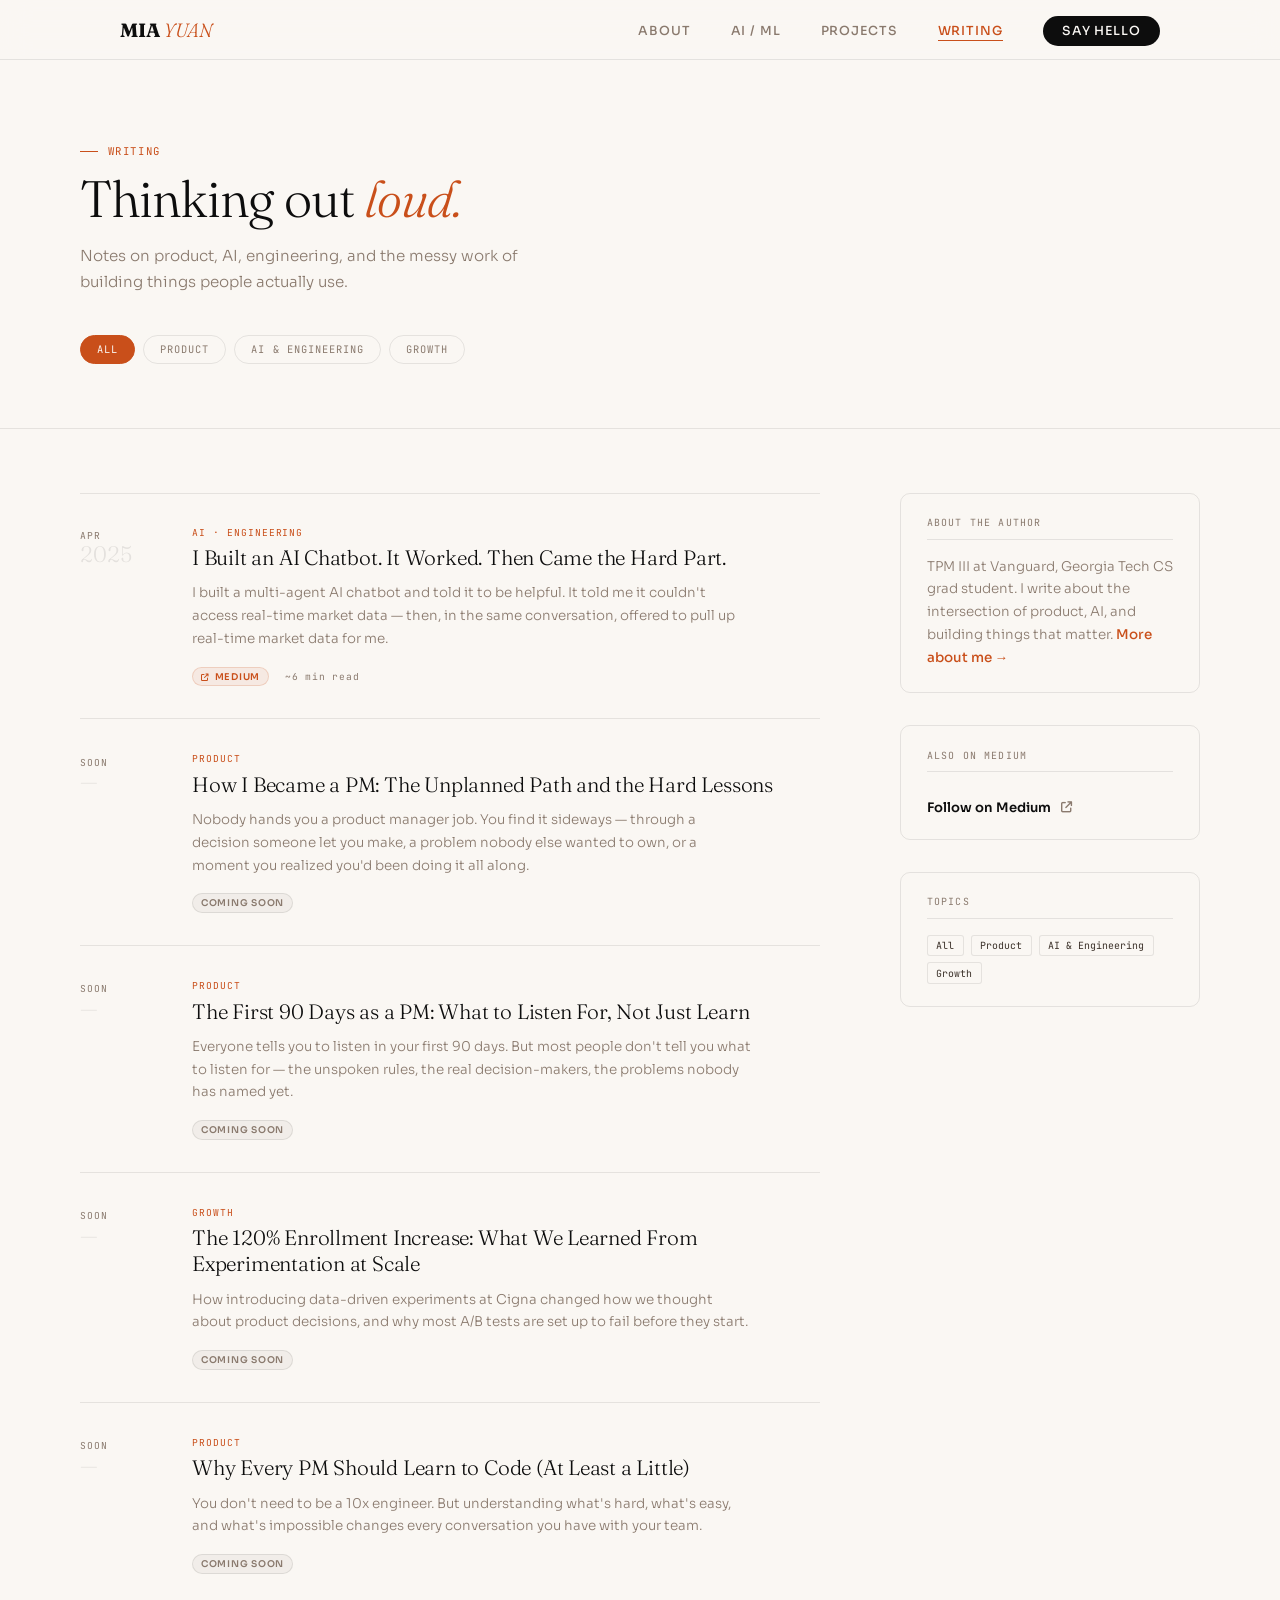
<file: blog.html>
<!DOCTYPE html>
<html lang="en">
<head>
  <meta charset="UTF-8" />
  <meta name="viewport" content="width=device-width, initial-scale=1.0" />
  <title>Writing · Mia Yuan</title>
  <link rel="preconnect" href="https://fonts.googleapis.com">
  <link href="https://fonts.googleapis.com/css2?family=Fraunces:ital,opsz,wght@0,9..144,300;0,9..144,700;1,9..144,300;1,9..144,700&family=Sora:wght@300;400;500;600&family=JetBrains+Mono:wght@400;500&display=swap" rel="stylesheet">
  <link rel="stylesheet" href="https://cdnjs.cloudflare.com/ajax/libs/font-awesome/6.2.0/css/all.min.css" crossorigin="anonymous" />
  <style>
    :root {
      --ink:       #0d0d0d;
      --ink-soft:  #3a3028;
      --ink-muted: #8a7a6e;
      --paper:     #faf7f3;
      --paper-mid: #f0ebe2;
      --ember:     #c94f1a;
      --ember-dim: #e07040;
      --border:    rgba(13,13,13,0.09);
      --font-head: 'Fraunces', serif;
      --font-body: 'Sora', sans-serif;
      --font-mono: 'JetBrains Mono', monospace;
    }
    *, *::before, *::after { margin:0; padding:0; box-sizing:border-box; }
    html { scroll-behavior: smooth; }
    body {
      background: var(--paper);
      color: var(--ink);
      font-family: var(--font-body);
      font-size: 15px;
      overflow-x: hidden;
    }

    /* ─── NAV ─── */
    nav {
      position: fixed; top: 0; width: 100%; z-index: 900;
      display: flex; justify-content: center; align-items: center;
      height: 60px;
      background: rgba(250,247,243,0.92);
      backdrop-filter: blur(14px);
      border-bottom: 1px solid var(--border);
    }
    .nav-inner {
      display: flex; justify-content: space-between; align-items: center;
      width: 100%; max-width: 1200px;
      padding: 0 5rem;
    }
    .nav-logo {
      font-family: var(--font-head);
      font-size: 1.2rem; font-weight: 700;
      color: var(--ink); letter-spacing: -0.01em;
      text-decoration: none;
    }
    .nav-logo i { font-style: italic; color: var(--ember); font-weight: 300; }
    nav ul { list-style:none; display:flex; gap:2.5rem; align-items:center; }
    nav a {
      text-decoration: none; font-size: 0.78rem; font-weight: 500;
      color: var(--ink-muted); letter-spacing: 0.07em; text-transform: uppercase;
      transition: color 0.2s;
    }
    nav a:hover, nav a.active { color: var(--ember); }
    .nav-pill {
      background: var(--ink) !important; color: var(--paper) !important;
      padding: 0.45rem 1.2rem; border-radius: 100px;
      transition: background 0.2s, transform 0.15s !important;
    }
    .nav-pill:hover { background: var(--ember) !important; transform: translateY(-1px); }
    nav a:not(.nav-pill) {
      position: relative;
    }
    nav a:not(.nav-pill)::after {
      content: '';
      position: absolute; bottom: -2px; left: 0;
      width: 0; height: 1px;
      background: var(--ember);
      transition: width 0.25s ease;
    }
    nav a:not(.nav-pill):hover::after,
    nav a.active:not(.nav-pill)::after { width: 100%; }

    /* ─── HERO ─── */
    .blog-hero {
      padding: 9rem 5rem 4rem;
      display: flex; justify-content: center;
      border-bottom: 1px solid var(--border);
    }
    .blog-hero-inner {
      width: 100%; max-width: 1200px;
    }
    .eyebrow {
      font-family: var(--font-mono); font-size: 0.67rem;
      color: var(--ember); letter-spacing: 0.15em;
      text-transform: uppercase; margin-bottom: 0.8rem;
      display: flex; align-items: center; gap: 0.6rem;
    }
    .eyebrow::before { content:''; display:block; width:18px; height:1px; background:var(--ember); }
    h1.blog-title {
      font-family: var(--font-head);
      font-size: clamp(2.8rem, 4vw, 4.2rem);
      font-weight: 300; line-height: 1.1;
      letter-spacing: -0.02em; color: var(--ink);
      margin-bottom: 1rem;
    }
    h1.blog-title em { font-style: italic; color: var(--ember); }
    .blog-subtitle {
      font-size: 0.95rem; color: var(--ink-muted);
      font-weight: 300; max-width: 480px; line-height: 1.7;
      margin-bottom: 2.5rem;
    }

    /* ─── FILTERS ─── */
    .filter-bar {
      display: flex; gap: 0.5rem; flex-wrap: wrap;
    }
    .filter-btn {
      font-family: var(--font-mono); font-size: 0.65rem;
      letter-spacing: 0.1em; text-transform: uppercase;
      padding: 0.4rem 1rem; border-radius: 100px;
      border: 1px solid var(--border);
      background: transparent; color: var(--ink-muted);
      cursor: pointer; transition: all 0.2s;
    }
    .filter-btn:hover, .filter-btn.active {
      background: var(--ink); color: var(--paper); border-color: var(--ink);
    }
    .filter-btn.active { background: var(--ember); border-color: var(--ember); }

    /* ─── MAIN LAYOUT ─── */
    .blog-main {
      display: flex; justify-content: center;
      padding: 4rem 5rem 6rem;
    }
    .blog-main-inner {
      width: 100%; max-width: 1200px;
      display: grid; grid-template-columns: 1fr 300px;
      gap: 5rem; align-items: start;
    }

    /* ─── POST LIST ─── */
    .post-list { display: flex; flex-direction: column; gap: 1px; }

    .post-item {
      display: grid; grid-template-columns: 80px 1fr;
      gap: 2rem; padding: 2rem 0;
      border-bottom: 1px solid var(--border);
      text-decoration: none; color: inherit;
      transition: background 0.2s;
      position: relative;
    }
    .post-item:first-child { border-top: 1px solid var(--border); }
    .post-item:hover .post-title { color: var(--ember); }
    .post-item:hover .post-arrow { opacity: 1; transform: translateX(0); }

    .post-date-col {
      display: flex; flex-direction: column;
      padding-top: 0.2rem;
    }
    .post-month {
      font-family: var(--font-mono); font-size: 0.6rem;
      color: var(--ink-muted); letter-spacing: 0.1em;
      text-transform: uppercase;
    }
    .post-year {
      font-family: var(--font-head); font-size: 1.4rem;
      font-weight: 300; color: var(--border);
      line-height: 1; margin-top: 0.1rem;
    }

    .post-body { display: flex; flex-direction: column; gap: 0.4rem; }
    .post-tag {
      font-family: var(--font-mono); font-size: 0.6rem;
      color: var(--ember); letter-spacing: 0.1em; text-transform: uppercase;
    }
    .post-title {
      font-family: var(--font-head); font-size: 1.3rem;
      font-weight: 300; color: var(--ink);
      line-height: 1.25; letter-spacing: -0.01em;
      transition: color 0.2s;
    }
    .post-excerpt {
      font-size: 0.84rem; color: var(--ink-muted);
      line-height: 1.7; font-weight: 300;
      margin-top: 0.3rem; max-width: 560px;
    }
    .post-meta-row {
      display: flex; align-items: center; gap: 1rem;
      margin-top: 0.6rem;
    }
    .post-read-time {
      font-family: var(--font-mono); font-size: 0.6rem;
      color: var(--ink-muted); letter-spacing: 0.08em;
    }
    .post-live-badge {
      display: inline-flex; align-items: center; gap: 0.3rem;
      background: rgba(201,79,26,0.08); color: var(--ember);
      font-size: 0.58rem; font-weight: 600; letter-spacing: 0.08em;
      text-transform: uppercase; padding: 0.18rem 0.5rem;
      border-radius: 100px; border: 1px solid rgba(201,79,26,0.18);
    }
    .post-coming-badge {
      display: inline-flex; align-items: center; gap: 0.3rem;
      background: rgba(138,122,110,0.08); color: var(--ink-muted);
      font-size: 0.58rem; font-weight: 600; letter-spacing: 0.08em;
      text-transform: uppercase; padding: 0.18rem 0.5rem;
      border-radius: 100px; border: 1px solid var(--border);
    }
    .post-arrow {
      position: absolute; right: 0; top: 50%;
      transform: translateX(-6px) translateY(-50%);
      opacity: 0; transition: all 0.2s;
      color: var(--ember); font-size: 0.85rem;
    }

    .post-item.coming { cursor: default; pointer-events: none; opacity: 0.6; }
    .post-item.coming:hover .post-title { color: var(--ink); }

    /* ─── SIDEBAR ─── */
    .sidebar { display: flex; flex-direction: column; gap: 2rem; position: sticky; top: 90px; }

    .sidebar-block {
      border: 1px solid var(--border); border-radius: 10px;
      padding: 1.4rem 1.6rem;
    }
    .sidebar-label {
      font-family: var(--font-mono); font-size: 0.62rem;
      color: var(--ink-muted); text-transform: uppercase;
      letter-spacing: 0.12em; margin-bottom: 1rem;
      padding-bottom: 0.6rem; border-bottom: 1px solid var(--border);
    }
    .sidebar-tags { display: flex; flex-wrap: wrap; gap: 0.4rem; }
    .sidebar-tag {
      font-family: var(--font-mono); font-size: 0.62rem;
      color: var(--ink-soft); border: 1px solid var(--border);
      border-radius: 3px; padding: 0.2rem 0.55rem;
      background: var(--paper); cursor: pointer;
      transition: all 0.2s; text-decoration: none;
    }
    .sidebar-tag:hover { border-color: var(--ember); color: var(--ember); }

    .sidebar-about {
      font-size: 0.84rem; color: var(--ink-muted);
      line-height: 1.7; font-weight: 300;
    }
    .sidebar-about a {
      color: var(--ember); text-decoration: none; font-weight: 500;
    }
    .sidebar-about a:hover { text-decoration: underline; }

    .sidebar-medium {
      display: flex; align-items: center; gap: 0.65rem;
      font-size: 0.82rem; font-weight: 600; color: var(--ink);
      text-decoration: none; padding: 0.7rem 0;
      border-bottom: 1px solid var(--border);
      transition: color 0.2s;
    }
    .sidebar-medium:last-child { border-bottom: none; padding-bottom: 0; }
    .sidebar-medium:hover { color: var(--ember); }
    .sidebar-medium i { font-size: 0.7rem; color: var(--ink-muted); }

    /* ─── ANIMATIONS ─── */
    .r { opacity:0; transform: translateY(18px); transition: opacity 0.6s ease, transform 0.6s ease; }
    .r.on { opacity:1; transform:translateY(0); }
    .d1 { transition-delay: 0.1s; }
    .d2 { transition-delay: 0.18s; }
    .d3 { transition-delay: 0.26s; }
    .d4 { transition-delay: 0.34s; }
    .d5 { transition-delay: 0.42s; }

    /* ─── RESPONSIVE ─── */
    @media (max-width: 1024px) {
      .blog-main-inner { grid-template-columns: 1fr; }
      .sidebar { position: static; }
      nav { padding: 0 2rem; }
      .nav-inner { padding: 0 2rem; }
    }
    @media (max-width: 768px) {
      .blog-hero, .blog-main { padding-left: 1.5rem; padding-right: 1.5rem; }
      nav ul { gap: 1.2rem; }
      .post-item { grid-template-columns: 60px 1fr; gap: 1rem; }
    }
  </style>
</head>
<body>

<!-- NAV -->
<nav>
  <div class="nav-inner">
    <a href="index.html" class="nav-logo">Mia <i>Yuan</i></a>
    <ul>
      <li><a href="index.html#about">About</a></li>
      <li><a href="index.html#ml">AI / ML</a></li>
      <li><a href="index.html#portfolio">Projects</a></li>
      <li><a href="blog.html" class="active">Writing</a></li>
      <li><a href="index.html#contact" class="nav-pill">Say hello</a></li>
    </ul>
  </div>
</nav>

<!-- HERO -->
<div class="blog-hero">
  <div class="blog-hero-inner">
    <div class="eyebrow r">Writing</div>
    <h1 class="blog-title r d1">Thinking out <em>loud.</em></h1>
    <p class="blog-subtitle r d2">Notes on product, AI, engineering, and the messy work of building things people actually use.</p>
    <div class="filter-bar r d3">
      <button class="filter-btn active" data-filter="all">All</button>
      <button class="filter-btn" data-filter="product">Product</button>
      <button class="filter-btn" data-filter="ai">AI & Engineering</button>
      <button class="filter-btn" data-filter="growth">Growth</button>
    </div>
  </div>
</div>

<!-- MAIN -->
<div class="blog-main">
  <div class="blog-main-inner">

    <!-- POST LIST -->
    <div class="post-list" id="postList">

      <!-- Published: AI Chatbot -->
      <a href="https://miaymia.medium.com/i-built-an-ai-chatbot-it-worked-then-came-the-hard-part-5ae66a579001"
         target="_blank" class="post-item r" data-tags="ai">
        <div class="post-date-col">
          <span class="post-month">Apr</span>
          <span class="post-year">2025</span>
        </div>
        <div class="post-body">
          <span class="post-tag">AI · Engineering</span>
          <div class="post-title">I Built an AI Chatbot. It Worked. Then Came the Hard Part.</div>
          <p class="post-excerpt">I built a multi-agent AI chatbot and told it to be helpful. It told me it couldn't access real-time market data — then, in the same conversation, offered to pull up real-time market data for me.</p>
          <div class="post-meta-row">
            <span class="post-live-badge"><i class="fa-solid fa-arrow-up-right-from-square" style="font-size:0.5rem"></i> Medium</span>
            <span class="post-read-time">~6 min read</span>
          </div>
        </div>
        <i class="fa-solid fa-arrow-right post-arrow"></i>
      </a>

      <!-- Coming soon: PM Journey -->
      <div class="post-item coming r d1" data-tags="product">
        <div class="post-date-col">
          <span class="post-month">Soon</span>
          <span class="post-year">—</span>
        </div>
        <div class="post-body">
          <span class="post-tag">Product</span>
          <div class="post-title">How I Became a PM: The Unplanned Path and the Hard Lessons</div>
          <p class="post-excerpt">Nobody hands you a product manager job. You find it sideways — through a decision someone let you make, a problem nobody else wanted to own, or a moment you realized you'd been doing it all along.</p>
          <div class="post-meta-row">
            <span class="post-coming-badge">Coming soon</span>
          </div>
        </div>
      </div>

      <!-- Coming soon: First 90 Days -->
      <div class="post-item coming r d2" data-tags="product">
        <div class="post-date-col">
          <span class="post-month">Soon</span>
          <span class="post-year">—</span>
        </div>
        <div class="post-body">
          <span class="post-tag">Product</span>
          <div class="post-title">The First 90 Days as a PM: What to Listen For, Not Just Learn</div>
          <p class="post-excerpt">Everyone tells you to listen in your first 90 days. But most people don't tell you what to listen for — the unspoken rules, the real decision-makers, the problems nobody has named yet.</p>
          <div class="post-meta-row">
            <span class="post-coming-badge">Coming soon</span>
          </div>
        </div>
      </div>

      <!-- Coming soon: Growth -->
      <div class="post-item coming r d3" data-tags="growth">
        <div class="post-date-col">
          <span class="post-month">Soon</span>
          <span class="post-year">—</span>
        </div>
        <div class="post-body">
          <span class="post-tag">Growth</span>
          <div class="post-title">The 120% Enrollment Increase: What We Learned From Experimentation at Scale</div>
          <p class="post-excerpt">How introducing data-driven experiments at Cigna changed how we thought about product decisions, and why most A/B tests are set up to fail before they start.</p>
          <div class="post-meta-row">
            <span class="post-coming-badge">Coming soon</span>
          </div>
        </div>
      </div>

      <!-- Coming soon: PM + Code -->
      <div class="post-item coming r d4" data-tags="product">
        <div class="post-date-col">
          <span class="post-month">Soon</span>
          <span class="post-year">—</span>
        </div>
        <div class="post-body">
          <span class="post-tag">Product</span>
          <div class="post-title">Why Every PM Should Learn to Code (At Least a Little)</div>
          <p class="post-excerpt">You don't need to be a 10x engineer. But understanding what's hard, what's easy, and what's impossible changes every conversation you have with your team.</p>
          <div class="post-meta-row">
            <span class="post-coming-badge">Coming soon</span>
          </div>
        </div>
      </div>

    </div><!-- end post-list -->

    <!-- SIDEBAR -->
    <aside class="sidebar">
      <div class="sidebar-block r">
        <div class="sidebar-label">About the author</div>
        <p class="sidebar-about">
          TPM III at Vanguard, Georgia Tech CS grad student. I write about the intersection of product, AI, and building things that matter. <a href="index.html">More about me →</a>
        </p>
      </div>
      <div class="sidebar-block r d1">
        <div class="sidebar-label">Also on Medium</div>
        <a href="https://miaymia.medium.com" target="_blank" class="sidebar-medium">
          Follow on Medium <i class="fa-solid fa-arrow-up-right-from-square"></i>
        </a>
      </div>
      <div class="sidebar-block r d2">
        <div class="sidebar-label">Topics</div>
        <div class="sidebar-tags">
          <span class="sidebar-tag" data-filter="all">All</span>
          <span class="sidebar-tag" data-filter="product">Product</span>
          <span class="sidebar-tag" data-filter="ai">AI & Engineering</span>
          <span class="sidebar-tag" data-filter="growth">Growth</span>
        </div>
      </div>
    </aside>

  </div>
</div>

<script>
// Scroll reveal
const obs = new IntersectionObserver(entries => {
  entries.forEach(e => { if (e.isIntersecting) { e.target.classList.add('on'); obs.unobserve(e.target); } });
}, { threshold: 0.1 });
document.querySelectorAll('.r').forEach(el => obs.observe(el));

// Filter
function setFilter(tag) {
  document.querySelectorAll('.filter-btn, .sidebar-tag').forEach(b => {
    b.classList.toggle('active', b.dataset.filter === tag);
  });
  document.querySelectorAll('.post-item').forEach(item => {
    const show = tag === 'all' || item.dataset.tags === tag;
    item.style.display = show ? 'grid' : 'none';
  });
}

document.querySelectorAll('.filter-btn, .sidebar-tag').forEach(btn => {
  btn.addEventListener('click', () => setFilter(btn.dataset.filter));
});
</script>
</body>
</html>
</file>
